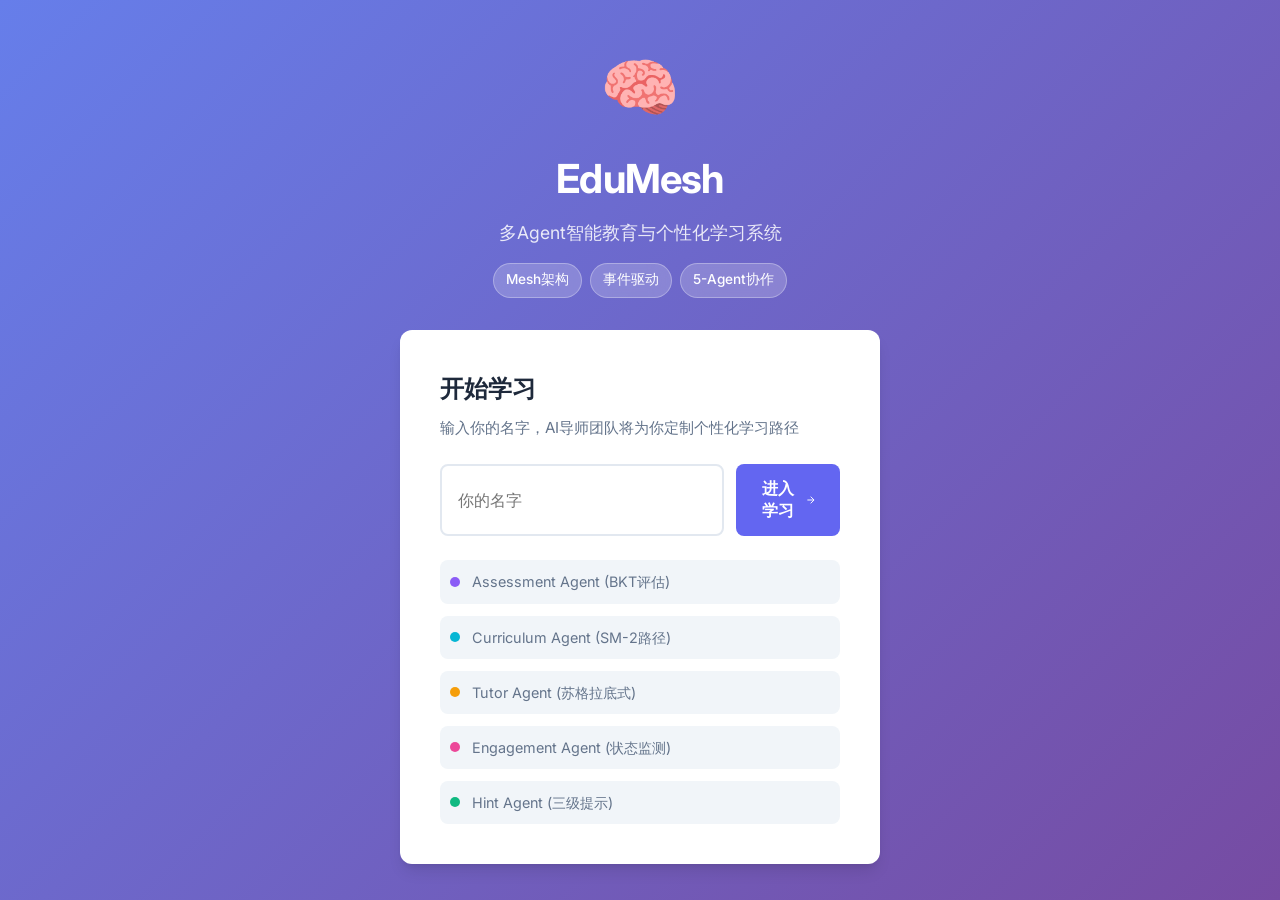
<file: Multi-agent Collaborative Education/edumesh/frontend/index.html>
<!DOCTYPE html>
<html lang="zh-CN">
<head>
    <meta charset="UTF-8">
    <meta name="viewport" content="width=device-width, initial-scale=1.0">
    <title>EduMesh - 多Agent智能教育系统</title>
    <link rel="stylesheet" href="style.css">
    <link href="https://fonts.googleapis.com/css2?family=Inter:wght@300;400;500;600;700&display=swap" rel="stylesheet">
</head>
<body>
    <div id="app">
        <!-- 登录/注册页面 -->
        <div id="auth-page" class="page active">
            <div class="auth-container">
                <div class="logo">
                    <div class="logo-icon">🧠</div>
                    <h1>EduMesh</h1>
                    <p class="subtitle">多Agent智能教育与个性化学习系统</p>
                    <div class="architecture-badge">
                        <span class="badge">Mesh架构</span>
                        <span class="badge">事件驱动</span>
                        <span class="badge">5-Agent协作</span>
                    </div>
                </div>
                <div class="auth-card">
                    <h2>开始学习</h2>
                    <p class="auth-desc">输入你的名字，AI导师团队将为你定制个性化学习路径</p>
                    <div class="input-group">
                        <input type="text" id="student-name" placeholder="你的名字" maxlength="20">
                        <button id="start-btn" class="btn-primary">
                            <span>进入学习</span>
                            <svg width="20" height="20" viewBox="0 0 24 24" fill="none" stroke="currentColor" stroke-width="2">
                                <path d="M5 12h14M12 5l7 7-7 7"/>
                            </svg>
                        </button>
                    </div>
                    <div class="agent-preview">
                        <div class="agent-item">
                            <div class="agent-dot assessment"></div>
                            <span>Assessment Agent (BKT评估)</span>
                        </div>
                        <div class="agent-item">
                            <div class="agent-dot curriculum"></div>
                            <span>Curriculum Agent (SM-2路径)</span>
                        </div>
                        <div class="agent-item">
                            <div class="agent-dot tutor"></div>
                            <span>Tutor Agent (苏格拉底式)</span>
                        </div>
                        <div class="agent-item">
                            <div class="agent-dot engagement"></div>
                            <span>Engagement Agent (状态监测)</span>
                        </div>
                        <div class="agent-item">
                            <div class="agent-dot hint"></div>
                            <span>Hint Agent (三级提示)</span>
                        </div>
                    </div>
                </div>
            </div>
        </div>

        <!-- 主学习页面 -->
        <div id="learning-page" class="page">
            <!-- 顶部导航 -->
            <header class="main-header">
                <div class="header-left">
                    <div class="logo-small">🧠 EduMesh</div>
                    <div class="connection-status">
                        <div class="status-dot" id="ws-status"></div>
                        <span id="ws-text">连接中...</span>
                    </div>
                </div>
                <div class="header-right">
                    <div class="student-info">
                        <div class="avatar" id="student-avatar"></div>
                        <span id="student-name-display"></span>
                    </div>
                    <div class="engagement-meter">
                        <span>参与度</span>
                        <div class="meter-bar">
                            <div class="meter-fill" id="engagement-fill"></div>
                        </div>
                        <span id="engagement-value">100%</span>
                    </div>
                </div>
            </header>

            <div class="main-layout">
                <!-- 左侧：学习区域 -->
                <div class="learning-area">
                    <!-- 题目卡片 -->
                    <div class="question-card" id="question-card">
                        <div class="question-header">
                            <span class="subject-tag" id="subject-tag">数学</span>
                            <span class="difficulty" id="difficulty-tag">难度: 0.5</span>
                        </div>
                        <div class="question-content" id="question-content">
                            加载中...
                        </div>
                        <div class="options-list" id="options-list">
                        </div>
                        <div class="answer-input-area" id="answer-input-area" style="display:none;">
                            <input type="text" id="text-answer" placeholder="输入你的答案...">
                        </div>
                        <div class="question-actions">
                            <button id="submit-btn" class="btn-primary" disabled>提交答案</button>
                            <button id="hint-btn" class="btn-secondary">💡 需要提示</button>
                        </div>
                    </div>

                    <!-- 结果反馈 -->
                    <div class="feedback-area" id="feedback-area" style="display:none;">
                        <div class="feedback-card" id="feedback-card">
                            <div class="feedback-icon" id="feedback-icon"></div>
                            <div class="feedback-content">
                                <h3 id="feedback-title"></h3>
                                <p id="feedback-message"></p>
                                <div class="mastery-update" id="mastery-update"></div>
                            </div>
                        </div>
                        <button id="next-btn" class="btn-primary">下一题 →</button>
                    </div>

                    <!-- 苏格拉底对话区域 -->
                    <div class="tutor-chat" id="tutor-chat">
                        <div class="chat-header">
                            <div class="tutor-avatar">👨‍🏫</div>
                            <div>
                                <h4>AI导师 (Tutor Agent)</h4>
                                <span class="tutor-mode">苏格拉底式教学模式</span>
                            </div>
                        </div>
                        <div class="chat-messages" id="chat-messages">
                            <div class="message system">
                                <div class="message-bubble">
                                    你好！我是你的AI导师。我不会直接给你答案，而是通过提问引导你思考。准备好了吗？
                                </div>
                                <span class="message-time">刚刚</span>
                            </div>
                        </div>
                    </div>
                </div>

                <!-- 右侧：数据面板 -->
                <div class="data-panel">
                    <!-- 掌握度总览 -->
                    <div class="panel-card">
                        <h3>📊 知识点掌握度</h3>
                        <div class="mastery-list" id="mastery-list">
                            <div class="empty-state">开始答题后将显示掌握度数据</div>
                        </div>
                    </div>

                    <!-- SM-2复习计划 -->
                    <div class="panel-card">
                        <h3>🗓️ 复习计划 (SM-2)</h3>
                        <div class="review-plan" id="review-plan">
                            <div class="empty-state">暂无复习计划</div>
                        </div>
                    </div>

                    <!-- 事件流可视化 -->
                    <div class="panel-card events-panel">
                        <h3>⚡ 实时事件流 (Mesh架构)</h3>
                        <div class="events-list" id="events-list">
                        </div>
                    </div>

                    <!-- Agent状态 -->
                    <div class="panel-card">
                        <h3>🤖 Agent状态</h3>
                        <div class="agent-status-list">
                            <div class="agent-status" id="status-assessment">
                                <div class="status-dot assessment"></div>
                                <span>Assessment</span>
                                <span class="status-text">待命</span>
                            </div>
                            <div class="agent-status" id="status-curriculum">
                                <div class="status-dot curriculum"></div>
                                <span>Curriculum</span>
                                <span class="status-text">待命</span>
                            </div>
                            <div class="agent-status" id="status-tutor">
                                <div class="status-dot tutor"></div>
                                <span>Tutor</span>
                                <span class="status-text">待命</span>
                            </div>
                            <div class="agent-status" id="status-engagement">
                                <div class="status-dot engagement"></div>
                                <span>Engagement</span>
                                <span class="status-text">监测中</span>
                            </div>
                            <div class="agent-status" id="status-hint">
                                <div class="status-dot hint"></div>
                                <span>Hint</span>
                                <span class="status-text">待命</span>
                            </div>
                        </div>
                    </div>
                </div>
            </div>
        </div>
    </div>

    <script src="app.js"></script>
</body>
</html>
</file>
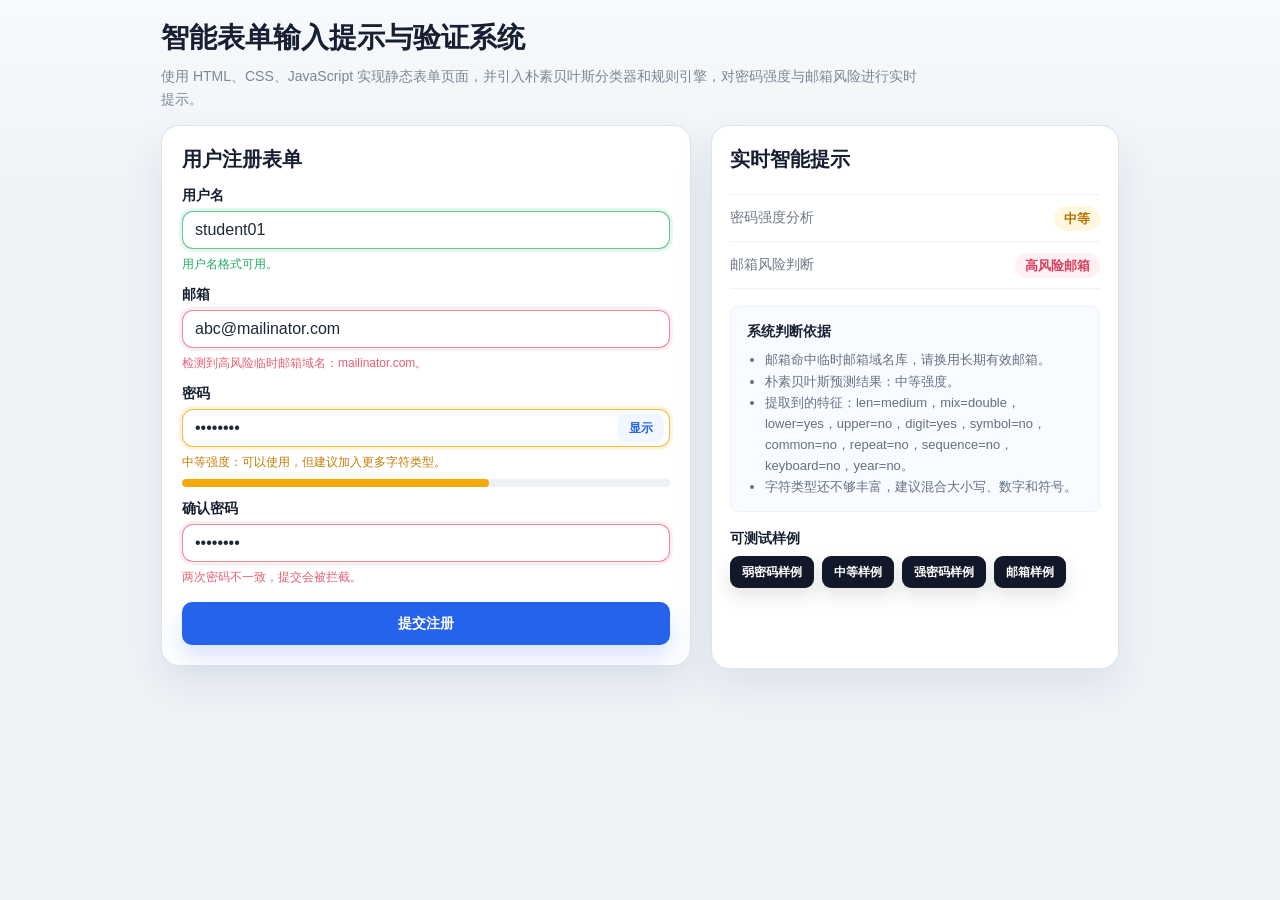
<file: web/Code/FormVerify/index.html>
<!DOCTYPE html>
<html lang="zh-CN">
<head>
  <meta charset="UTF-8">
  <meta name="viewport" content="width=device-width, initial-scale=1.0">
  <title>智能表单输入提示与验证系统</title>
  <link rel="icon" href="data:,">
  <link rel="stylesheet" href="./css/style.css">
</head>
<body>
  <main class="app-shell">
    <header class="page-header" aria-labelledby="page-title">
      <h1 id="page-title">智能表单输入提示与验证系统</h1>
      <p>
        使用 HTML、CSS、JavaScript 实现静态表单页面，并引入朴素贝叶斯分类器和规则引擎，对密码强度与邮箱风险进行实时提示。
      </p>
    </header>

    <div class="workspace-grid">
      <section class="panel form-panel" aria-label="用户注册表单">
        <h2>用户注册表单</h2>

        <form id="registerForm" novalidate>
          <label class="field">
            <span class="field-label">用户名</span>
            <input id="username" name="username" type="text" autocomplete="username" value="student01">
            <small id="usernameHint">请输入至少 2 个字符。</small>
          </label>

          <label class="field">
            <span class="field-label">邮箱</span>
            <input id="email" name="email" type="email" autocomplete="email" value="abc@mailinator.com">
            <small id="emailHint">会自动检查邮箱格式与一次性邮箱域名。</small>
          </label>

          <label class="field">
            <span class="field-label">密码</span>
            <div class="password-row">
              <input id="password" name="password" type="password" autocomplete="new-password" value="kzde5577">
              <button class="ghost-button" id="togglePassword" type="button" aria-label="显示或隐藏密码">显示</button>
            </div>
            <small id="passwordHint">建议至少 8 位，并混合大小写、数字和符号。</small>
            <div class="strength-meter" aria-hidden="true">
              <span id="strengthBar"></span>
            </div>
          </label>

          <label class="field">
            <span class="field-label">确认密码</span>
            <input id="confirmPassword" name="confirmPassword" type="password" autocomplete="new-password" value="kzde5578">
            <small id="confirmHint">请再次输入同一密码。</small>
          </label>

          <button class="submit-button" type="submit">提交注册</button>
          <p class="submit-message" id="submitMessage" role="status" aria-live="polite"></p>
        </form>
      </section>

      <aside class="panel insight-panel" aria-label="实时智能提示">
        <h2>实时智能提示</h2>

        <div class="signal-list" aria-label="验证摘要">
          <div class="signal-row">
            <span>密码强度分析</span>
            <strong class="badge muted" id="passwordBadge">待输入</strong>
          </div>
          <div class="signal-row">
            <span>邮箱风险判断</span>
            <strong class="badge muted" id="emailBadge">待输入</strong>
          </div>
        </div>

        <section class="reason-box" id="adviceBox" aria-labelledby="reason-title">
          <h3 id="reason-title">系统判断依据</h3>
          <ul id="adviceList">
            <li>填写表单后，这里会展示模型和规则引擎给出的建议。</li>
          </ul>
        </section>

        <div class="resource-strip" aria-label="资源加载状态">
          <div class="resource-item">
            <span class="status-dot" id="modelDot"></span>
            <div>
              <strong>密码模型</strong>
              <p id="modelStatus">正在加载模型...</p>
            </div>
          </div>
          <div class="resource-item">
            <span class="status-dot" id="emailDot"></span>
            <div>
              <strong>邮箱规则库</strong>
              <p id="emailStatus">正在加载规则...</p>
            </div>
          </div>
        </div>

        <section class="sample-section" aria-labelledby="sample-title">
          <h3 id="sample-title">可测试样例</h3>
          <div class="case-list">
            <button type="button" data-sample="weak">弱密码样例</button>
            <button type="button" data-sample="medium">中等样例</button>
            <button type="button" data-sample="strong">强密码样例</button>
            <button type="button" data-sample="riskyEmail">邮箱样例</button>
          </div>
        </section>
      </aside>
    </div>
  </main>

  <script src="./js/app.js"></script>
</body>
</html>
</file>
<file: Multi-agent Collaborative Education/edumesh/frontend/style.css>
/* ===== 基础变量 ===== */
:root {
    --primary: #6366f1;
    --primary-dark: #4f46e5;
    --primary-light: #818cf8;
    --secondary: #10b981;
    --danger: #ef4444;
    --warning: #f59e0b;
    --info: #3b82f6;
    --bg: #f8fafc;
    --surface: #ffffff;
    --surface-2: #f1f5f9;
    --text: #1e293b;
    --text-secondary: #64748b;
    --text-light: #94a3b8;
    --border: #e2e8f0;
    --shadow-sm: 0 1px 2px 0 rgb(0 0 0 / 0.05);
    --shadow: 0 4px 6px -1px rgb(0 0 0 / 0.1), 0 2px 4px -2px rgb(0 0 0 / 0.1);
    --shadow-lg: 0 10px 15px -3px rgb(0 0 0 / 0.1), 0 4px 6px -4px rgb(0 0 0 / 0.1);
    --radius: 12px;
    --radius-sm: 8px;
    --transition: all 0.3s cubic-bezier(0.4, 0, 0.2, 1);
}

* {
    margin: 0;
    padding: 0;
    box-sizing: border-box;
}

body {
    font-family: 'Inter', -apple-system, BlinkMacSystemFont, 'Segoe UI', Roboto, sans-serif;
    background: var(--bg);
    color: var(--text);
    line-height: 1.6;
    min-height: 100vh;
}

/* ===== 页面切换 ===== */
.page {
    display: none;
    min-height: 100vh;
}

.page.active {
    display: block;
}

/* ===== 登录页 ===== */
.auth-container {
    display: flex;
    flex-direction: column;
    align-items: center;
    justify-content: center;
    min-height: 100vh;
    padding: 2rem;
    background: linear-gradient(135deg, #667eea 0%, #764ba2 100%);
}

.logo {
    text-align: center;
    margin-bottom: 2rem;
    animation: fadeInDown 0.8s ease;
}

.logo-icon {
    font-size: 4rem;
    margin-bottom: 0.5rem;
    animation: float 3s ease-in-out infinite;
}

.logo h1 {
    font-size: 2.5rem;
    font-weight: 700;
    color: white;
    letter-spacing: -0.02em;
}

.subtitle {
    color: rgba(255,255,255,0.85);
    font-size: 1.1rem;
    margin-top: 0.5rem;
}

.architecture-badge {
    display: flex;
    gap: 0.5rem;
    justify-content: center;
    margin-top: 1rem;
    flex-wrap: wrap;
}

.badge {
    background: rgba(255,255,255,0.2);
    backdrop-filter: blur(10px);
    color: white;
    padding: 0.35rem 0.75rem;
    border-radius: 20px;
    font-size: 0.85rem;
    font-weight: 500;
    border: 1px solid rgba(255,255,255,0.3);
}

.auth-card {
    background: var(--surface);
    border-radius: var(--radius);
    padding: 2.5rem;
    width: 100%;
    max-width: 480px;
    box-shadow: var(--shadow-lg);
    animation: fadeInUp 0.8s ease 0.2s both;
}

.auth-card h2 {
    font-size: 1.5rem;
    margin-bottom: 0.5rem;
}

.auth-desc {
    color: var(--text-secondary);
    margin-bottom: 1.5rem;
    font-size: 0.95rem;
}

.input-group {
    display: flex;
    gap: 0.75rem;
    margin-bottom: 1.5rem;
}

.input-group input {
    flex: 1;
    padding: 0.875rem 1rem;
    border: 2px solid var(--border);
    border-radius: var(--radius-sm);
    font-size: 1rem;
    transition: var(--transition);
    font-family: inherit;
}

.input-group input:focus {
    outline: none;
    border-color: var(--primary);
    box-shadow: 0 0 0 3px rgba(99, 102, 241, 0.1);
}

/* ===== 按钮 ===== */
.btn-primary {
    display: inline-flex;
    align-items: center;
    gap: 0.5rem;
    background: var(--primary);
    color: white;
    border: none;
    padding: 0.875rem 1.5rem;
    border-radius: var(--radius-sm);
    font-size: 1rem;
    font-weight: 600;
    cursor: pointer;
    transition: var(--transition);
    font-family: inherit;
}

.btn-primary:hover {
    background: var(--primary-dark);
    transform: translateY(-1px);
    box-shadow: var(--shadow);
}

.btn-primary:disabled {
    opacity: 0.5;
    cursor: not-allowed;
    transform: none;
}

.btn-secondary {
    display: inline-flex;
    align-items: center;
    gap: 0.5rem;
    background: var(--surface-2);
    color: var(--text);
    border: 2px solid var(--border);
    padding: 0.875rem 1.5rem;
    border-radius: var(--radius-sm);
    font-size: 1rem;
    font-weight: 500;
    cursor: pointer;
    transition: var(--transition);
    font-family: inherit;
}

.btn-secondary:hover {
    background: var(--border);
}

/* ===== Agent预览 ===== */
.agent-preview {
    display: flex;
    flex-direction: column;
    gap: 0.75rem;
}

.agent-item {
    display: flex;
    align-items: center;
    gap: 0.75rem;
    padding: 0.625rem;
    border-radius: var(--radius-sm);
    background: var(--surface-2);
    font-size: 0.9rem;
    color: var(--text-secondary);
}

.agent-dot {
    width: 10px;
    height: 10px;
    border-radius: 50%;
    flex-shrink: 0;
}

.agent-dot.assessment { background: #8b5cf6; }
.agent-dot.curriculum { background: #06b6d4; }
.agent-dot.tutor { background: #f59e0b; }
.agent-dot.engagement { background: #ec4899; }
.agent-dot.hint { background: #10b981; }

/* ===== 主学习页布局 ===== */
.main-header {
    position: sticky;
    top: 0;
    z-index: 100;
    background: rgba(255,255,255,0.9);
    backdrop-filter: blur(10px);
    border-bottom: 1px solid var(--border);
    padding: 0.75rem 1.5rem;
    display: flex;
    justify-content: space-between;
    align-items: center;
}

.header-left, .header-right {
    display: flex;
    align-items: center;
    gap: 1rem;
}

.logo-small {
    font-weight: 700;
    font-size: 1.25rem;
    color: var(--primary);
}

.connection-status {
    display: flex;
    align-items: center;
    gap: 0.5rem;
    font-size: 0.85rem;
    color: var(--text-secondary);
}

.status-dot {
    width: 8px;
    height: 8px;
    border-radius: 50%;
    background: var(--text-light);
    transition: var(--transition);
}

.status-dot.connected {
    background: var(--secondary);
    box-shadow: 0 0 0 3px rgba(16, 185, 129, 0.2);
}

.student-info {
    display: flex;
    align-items: center;
    gap: 0.5rem;
}

.avatar {
    width: 36px;
    height: 36px;
    border-radius: 50%;
    background: linear-gradient(135deg, var(--primary), var(--primary-light));
    display: flex;
    align-items: center;
    justify-content: center;
    color: white;
    font-weight: 600;
    font-size: 0.9rem;
}

.engagement-meter {
    display: flex;
    align-items: center;
    gap: 0.5rem;
    font-size: 0.85rem;
}

.meter-bar {
    width: 80px;
    height: 6px;
    background: var(--border);
    border-radius: 3px;
    overflow: hidden;
}

.meter-fill {
    height: 100%;
    background: linear-gradient(90deg, var(--danger), var(--warning), var(--secondary));
    border-radius: 3px;
    transition: width 0.5s ease;
    width: 100%;
}

/* ===== 主布局 ===== */
.main-layout {
    display: grid;
    grid-template-columns: 1fr 380px;
    gap: 1.5rem;
    padding: 1.5rem;
    max-width: 1400px;
    margin: 0 auto;
}

@media (max-width: 1024px) {
    .main-layout {
        grid-template-columns: 1fr;
    }
}

/* ===== 学习区域 ===== */
.learning-area {
    display: flex;
    flex-direction: column;
    gap: 1.5rem;
}

/* ===== 题目卡片 ===== */
.question-card {
    background: var(--surface);
    border-radius: var(--radius);
    padding: 2rem;
    box-shadow: var(--shadow);
    border: 1px solid var(--border);
    animation: fadeIn 0.5s ease;
}

.question-header {
    display: flex;
    justify-content: space-between;
    align-items: center;
    margin-bottom: 1.5rem;
}

.subject-tag {
    background: linear-gradient(135deg, var(--primary), var(--primary-light));
    color: white;
    padding: 0.35rem 0.875rem;
    border-radius: 20px;
    font-size: 0.85rem;
    font-weight: 600;
}

.difficulty {
    color: var(--text-secondary);
    font-size: 0.85rem;
}

.question-content {
    font-size: 1.25rem;
    font-weight: 500;
    line-height: 1.7;
    margin-bottom: 1.5rem;
    color: var(--text);
    white-space: pre-wrap;
}

.options-list {
    display: flex;
    flex-direction: column;
    gap: 0.75rem;
    margin-bottom: 1.5rem;
}

.option-item {
    display: flex;
    align-items: center;
    gap: 1rem;
    padding: 1rem 1.25rem;
    border: 2px solid var(--border);
    border-radius: var(--radius-sm);
    cursor: pointer;
    transition: var(--transition);
    background: var(--surface);
}

.option-item:hover {
    border-color: var(--primary-light);
    background: rgba(99, 102, 241, 0.03);
}

.option-item.selected {
    border-color: var(--primary);
    background: rgba(99, 102, 241, 0.08);
}

.option-item.correct {
    border-color: var(--secondary);
    background: rgba(16, 185, 129, 0.08);
}

.option-item.wrong {
    border-color: var(--danger);
    background: rgba(239, 68, 68, 0.08);
}

.option-label {
    width: 32px;
    height: 32px;
    border-radius: 50%;
    background: var(--surface-2);
    display: flex;
    align-items: center;
    justify-content: center;
    font-weight: 600;
    font-size: 0.9rem;
    flex-shrink: 0;
    color: var(--text-secondary);
}

.option-item.selected .option-label {
    background: var(--primary);
    color: white;
}

.option-item.correct .option-label {
    background: var(--secondary);
    color: white;
}

.option-item.wrong .option-label {
    background: var(--danger);
    color: white;
}

.option-text {
    font-size: 1rem;
}

.answer-input-area input {
    width: 100%;
    padding: 1rem;
    border: 2px solid var(--border);
    border-radius: var(--radius-sm);
    font-size: 1rem;
    font-family: inherit;
    transition: var(--transition);
}

.answer-input-area input:focus {
    outline: none;
    border-color: var(--primary);
}

.question-actions {
    display: flex;
    gap: 0.75rem;
}

/* ===== 反馈区域 ===== */
.feedback-area {
    animation: slideInUp 0.5s ease;
}

.feedback-card {
    background: var(--surface);
    border-radius: var(--radius);
    padding: 1.5rem;
    box-shadow: var(--shadow);
    border: 1px solid var(--border);
    display: flex;
    gap: 1rem;
    margin-bottom: 1rem;
}

.feedback-icon {
    font-size: 2.5rem;
    flex-shrink: 0;
}

.feedback-content h3 {
    font-size: 1.1rem;
    margin-bottom: 0.5rem;
}

.feedback-content p {
    color: var(--text-secondary);
    font-size: 0.95rem;
    margin-bottom: 0.75rem;
}

.mastery-update {
    display: inline-flex;
    align-items: center;
    gap: 0.5rem;
    padding: 0.5rem 0.875rem;
    background: var(--surface-2);
    border-radius: var(--radius-sm);
    font-size: 0.85rem;
    color: var(--text-secondary);
}

.mastery-update .arrow {
    color: var(--primary);
    font-weight: 700;
}

/* ===== 导师对话 ===== */
.tutor-chat {
    background: var(--surface);
    border-radius: var(--radius);
    box-shadow: var(--shadow);
    border: 1px solid var(--border);
    overflow: hidden;
}

.chat-header {
    display: flex;
    align-items: center;
    gap: 0.875rem;
    padding: 1rem 1.5rem;
    background: linear-gradient(135deg, #fef3c7, #fde68a);
    border-bottom: 1px solid var(--border);
}

.tutor-avatar {
    font-size: 1.75rem;
}

.chat-header h4 {
    font-size: 1rem;
    margin-bottom: 0.15rem;
}

.tutor-mode {
    font-size: 0.8rem;
    color: var(--text-secondary);
}

.chat-messages {
    padding: 1.5rem;
    max-height: 400px;
    overflow-y: auto;
    display: flex;
    flex-direction: column;
    gap: 1rem;
}

.message {
    display: flex;
    flex-direction: column;
    gap: 0.35rem;
    animation: fadeIn 0.4s ease;
}

.message.system {
    align-items: flex-start;
}

.message.user {
    align-items: flex-end;
}

.message-bubble {
    max-width: 85%;
    padding: 0.875rem 1.25rem;
    border-radius: 16px;
    font-size: 0.95rem;
    line-height: 1.6;
    word-wrap: break-word;
}

.message.system .message-bubble {
    background: var(--surface-2);
    border-bottom-left-radius: 4px;
    color: var(--text);
}

.message.user .message-bubble {
    background: var(--primary);
    color: white;
    border-bottom-right-radius: 4px;
}

.message-time {
    font-size: 0.75rem;
    color: var(--text-light);
}

/* ===== 数据面板 ===== */
.data-panel {
    display: flex;
    flex-direction: column;
    gap: 1rem;
}

.panel-card {
    background: var(--surface);
    border-radius: var(--radius);
    padding: 1.25rem;
    box-shadow: var(--shadow-sm);
    border: 1px solid var(--border);
}

.panel-card h3 {
    font-size: 0.95rem;
    font-weight: 600;
    margin-bottom: 1rem;
    color: var(--text);
    display: flex;
    align-items: center;
    gap: 0.5rem;
}

.empty-state {
    text-align: center;
    padding: 1.5rem;
    color: var(--text-light);
    font-size: 0.9rem;
}

/* ===== 掌握度列表 ===== */
.mastery-list {
    display: flex;
    flex-direction: column;
    gap: 0.75rem;
    max-height: 300px;
    overflow-y: auto;
}

.mastery-item {
    display: flex;
    flex-direction: column;
    gap: 0.5rem;
    padding: 0.75rem;
    background: var(--surface-2);
    border-radius: var(--radius-sm);
}

.mastery-info {
    display: flex;
    justify-content: space-between;
    align-items: center;
}

.mastery-name {
    font-size: 0.9rem;
    font-weight: 500;
}

.mastery-subject {
    font-size: 0.75rem;
    color: var(--text-light);
    background: var(--surface);
    padding: 0.15rem 0.5rem;
    border-radius: 4px;
}

.mastery-bar-container {
    display: flex;
    align-items: center;
    gap: 0.75rem;
}

.mastery-bar {
    flex: 1;
    height: 8px;
    background: var(--border);
    border-radius: 4px;
    overflow: hidden;
}

.mastery-bar-fill {
    height: 100%;
    border-radius: 4px;
    transition: width 0.6s ease;
}

.mastery-value {
    font-size: 0.85rem;
    font-weight: 600;
    min-width: 40px;
    text-align: right;
}

/* ===== 复习计划 ===== */
.review-plan {
    display: flex;
    flex-direction: column;
    gap: 0.5rem;
    max-height: 200px;
    overflow-y: auto;
}

.review-item {
    display: flex;
    justify-content: space-between;
    align-items: center;
    padding: 0.625rem 0.875rem;
    background: var(--surface-2);
    border-radius: var(--radius-sm);
    font-size: 0.85rem;
}

.review-item .review-name {
    font-weight: 500;
}

.review-item .review-date {
    color: var(--text-secondary);
    font-size: 0.8rem;
}

/* ===== 事件流 ===== */
.events-panel {
    max-height: 400px;
    display: flex;
    flex-direction: column;
}

.events-list {
    display: flex;
    flex-direction: column;
    gap: 0.5rem;
    overflow-y: auto;
    max-height: 320px;
    font-size: 0.8rem;
}

.event-item {
    display: flex;
    align-items: flex-start;
    gap: 0.625rem;
    padding: 0.625rem;
    background: var(--surface-2);
    border-radius: var(--radius-sm);
    border-left: 3px solid var(--primary);
    animation: slideInLeft 0.3s ease;
}

.event-item.assessment { border-left-color: #8b5cf6; }
.event-item.curriculum { border-left-color: #06b6d4; }
.event-item.tutor { border-left-color: #f59e0b; }
.event-item.engagement { border-left-color: #ec4899; }
.event-item.hint { border-left-color: #10b981; }

.event-time {
    font-size: 0.7rem;
    color: var(--text-light);
    white-space: nowrap;
    min-width: 50px;
}

.event-content {
    flex: 1;
    min-width: 0;
}

.event-type {
    font-weight: 600;
    font-size: 0.8rem;
    margin-bottom: 0.15rem;
}

.event-source {
    font-size: 0.75rem;
    color: var(--text-light);
}

.event-payload {
    font-size: 0.75rem;
    color: var(--text-secondary);
    margin-top: 0.25rem;
    word-break: break-all;
}

/* ===== Agent状态 ===== */
.agent-status-list {
    display: flex;
    flex-direction: column;
    gap: 0.625rem;
}

.agent-status {
    display: flex;
    align-items: center;
    gap: 0.625rem;
    padding: 0.5rem;
    font-size: 0.85rem;
    border-radius: var(--radius-sm);
    transition: var(--transition);
}

.agent-status.active {
    background: rgba(99, 102, 241, 0.05);
}

.agent-status .status-text {
    margin-left: auto;
    font-size: 0.75rem;
    color: var(--text-light);
}

.agent-status.active .status-text {
    color: var(--primary);
    font-weight: 600;
}

/* ===== 动画 ===== */
@keyframes fadeIn {
    from { opacity: 0; transform: translateY(10px); }
    to { opacity: 1; transform: translateY(0); }
}

@keyframes fadeInDown {
    from { opacity: 0; transform: translateY(-20px); }
    to { opacity: 1; transform: translateY(0); }
}

@keyframes fadeInUp {
    from { opacity: 0; transform: translateY(20px); }
    to { opacity: 1; transform: translateY(0); }
}

@keyframes slideInUp {
    from { opacity: 0; transform: translateY(30px); }
    to { opacity: 1; transform: translateY(0); }
}

@keyframes slideInLeft {
    from { opacity: 0; transform: translateX(-10px); }
    to { opacity: 1; transform: translateX(0); }
}

@keyframes float {
    0%, 100% { transform: translateY(0); }
    50% { transform: translateY(-10px); }
}

@keyframes pulse {
    0%, 100% { opacity: 1; }
    50% { opacity: 0.5; }
}

/* ===== 滚动条 ===== */
::-webkit-scrollbar {
    width: 6px;
}

::-webkit-scrollbar-track {
    background: transparent;
}

::-webkit-scrollbar-thumb {
    background: var(--border);
    border-radius: 3px;
}

::-webkit-scrollbar-thumb:hover {
    background: var(--text-light);
}
</file>
<file: web/Code/FormVerify/css/style.css>
:root {
  --page: #eef3f8;
  --page-soft: #f7faff;
  --panel: #ffffff;
  --ink: #1d2939;
  --heading: #172033;
  --muted: #7a8797;
  --line: #e5ecf3;
  --line-strong: #ccd8e5;
  --blue: #2563eb;
  --blue-dark: #1d4ed8;
  --green: #24a865;
  --green-soft: #eaf8f0;
  --red: #e65f76;
  --red-soft: #fff0f3;
  --amber: #f5a907;
  --amber-soft: #fff8df;
  --shadow: 0 18px 42px rgba(31, 43, 60, 0.08);
}

* {
  box-sizing: border-box;
}

html {
  background: var(--page);
}

body {
  min-height: 100vh;
  margin: 0;
  color: var(--ink);
  font-family: "Microsoft YaHei", "PingFang SC", "Hiragino Sans GB", Arial, sans-serif;
  background:
    linear-gradient(180deg, rgba(255, 255, 255, 0.58), rgba(255, 255, 255, 0) 210px),
    var(--page);
}

button,
input {
  font: inherit;
}

button {
  cursor: pointer;
}

.app-shell {
  width: min(958px, calc(100% - 42px));
  margin: 0 auto;
  padding: 20px 0;
}

.page-header {
  margin-bottom: 14px;
}

.page-header h1 {
  margin: 0;
  color: var(--heading);
  font-size: 28px;
  line-height: 1.25;
  font-weight: 900;
  letter-spacing: 0;
}

.page-header p {
  max-width: 760px;
  margin: 10px 0 0;
  color: var(--muted);
  font-size: 14px;
  line-height: 1.65;
}

.workspace-grid {
  display: grid;
  grid-template-columns: minmax(430px, 1.13fr) minmax(340px, 0.87fr);
  gap: 20px;
  align-items: start;
}

.panel {
  min-width: 0;
  border: 1px solid rgba(218, 227, 237, 0.92);
  border-radius: 18px;
  background: var(--panel);
  box-shadow: var(--shadow);
}

.form-panel {
  padding: 20px;
}

.insight-panel {
  min-height: 544px;
  padding: 20px 18px 18px;
}

h2,
h3,
p {
  margin-top: 0;
}

h2 {
  margin-bottom: 14px;
  color: var(--heading);
  font-size: 20px;
  line-height: 1.35;
  font-weight: 900;
  letter-spacing: 0;
}

h3 {
  margin-bottom: 8px;
  color: var(--heading);
  font-size: 14px;
  line-height: 1.45;
  font-weight: 900;
  letter-spacing: 0;
}

form {
  display: grid;
  gap: 13px;
}

.field {
  display: grid;
  gap: 6px;
}

.field-label {
  color: var(--heading);
  font-size: 14px;
  font-weight: 800;
}

input {
  width: 100%;
  height: 38px;
  border: 1.5px solid var(--line-strong);
  border-radius: 11px;
  outline: none;
  padding: 0 12px;
  color: var(--ink);
  background: #ffffff;
  box-shadow: inset 0 1px 2px rgba(16, 24, 40, 0.03);
  transition: border-color 0.18s ease, box-shadow 0.18s ease, background 0.18s ease;
}

input:focus {
  border-color: rgba(37, 99, 235, 0.7);
  box-shadow: 0 0 0 3px rgba(37, 99, 235, 0.11);
}

input.valid {
  border-color: rgba(36, 168, 101, 0.7);
  background: #ffffff;
  box-shadow: 0 0 0 3px rgba(36, 168, 101, 0.11);
}

input.warning {
  border-color: rgba(245, 169, 7, 0.76);
  background: #ffffff;
  box-shadow: 0 0 0 3px rgba(245, 169, 7, 0.12);
}

input.invalid {
  border-color: rgba(230, 95, 118, 0.72);
  background: #ffffff;
  box-shadow: 0 0 0 3px rgba(230, 95, 118, 0.1);
}

small {
  min-height: 16px;
  color: var(--muted);
  font-size: 12px;
  line-height: 1.5;
}

small.success {
  color: var(--green);
}

small.warning {
  color: #c27c00;
}

small.error {
  color: var(--red);
}

.password-row {
  position: relative;
}

.password-row input {
  padding-right: 62px;
}

.ghost-button {
  position: absolute;
  top: 5px;
  right: 6px;
  height: 28px;
  min-width: 46px;
  border: 1px solid transparent;
  border-radius: 8px;
  color: var(--blue);
  background: #f1f6ff;
  font-size: 12px;
  font-weight: 800;
  transition: background 0.18s ease, border-color 0.18s ease, color 0.18s ease;
}

.ghost-button:hover {
  border-color: rgba(37, 99, 235, 0.22);
  color: var(--blue-dark);
  background: #e7efff;
}

.strength-meter {
  height: 8px;
  margin-top: 2px;
  border-radius: 999px;
  background: #edf1f5;
  overflow: hidden;
}

.strength-meter span {
  display: block;
  width: 0;
  height: 100%;
  border-radius: inherit;
  background: var(--red);
  transition: width 0.22s ease, background 0.22s ease;
}

.strength-meter span.weak {
  width: 27%;
  background: var(--red);
}

.strength-meter span.medium {
  width: 63%;
  background: var(--amber);
}

.strength-meter span.strong {
  width: 100%;
  background: var(--green);
}

.submit-button {
  width: 100%;
  min-height: 43px;
  margin-top: 3px;
  border: 0;
  border-radius: 10px;
  color: #ffffff;
  background: var(--blue);
  font-size: 14px;
  font-weight: 900;
  box-shadow: 0 12px 22px rgba(37, 99, 235, 0.18);
  transition: background 0.18s ease, box-shadow 0.18s ease, transform 0.18s ease;
}

.submit-button:hover {
  background: var(--blue-dark);
  box-shadow: 0 16px 26px rgba(37, 99, 235, 0.22);
  transform: translateY(-1px);
}

.submit-message {
  min-height: 19px;
  margin: -4px 0 0;
  font-size: 13px;
  font-weight: 800;
}

.submit-message:empty {
  display: none;
}

.submit-message.success {
  color: var(--green);
}

.submit-message.error {
  color: var(--red);
}

.signal-list {
  margin: 21px 0 17px;
  border-top: 1px solid #edf1f6;
}

.signal-row {
  display: flex;
  min-height: 47px;
  align-items: center;
  justify-content: space-between;
  gap: 16px;
  border-bottom: 1px solid #edf1f6;
  color: #6d7988;
  font-size: 14px;
}

.badge {
  flex: 0 0 auto;
  max-width: 160px;
  border-radius: 999px;
  padding: 6px 10px;
  font-size: 13px;
  line-height: 1;
  font-weight: 900;
  text-align: center;
  white-space: nowrap;
}

.badge.muted {
  color: #667085;
  background: #f2f4f7;
}

.badge.success {
  color: #16824d;
  background: var(--green-soft);
}

.badge.warning {
  color: #b57400;
  background: var(--amber-soft);
}

.badge.danger {
  color: #d83f5d;
  background: var(--red-soft);
}

.reason-box {
  margin-top: 6px;
  padding: 14px 16px;
  border: 1px solid #eef2f7;
  border-radius: 8px;
  background: #f8fbff;
}

.reason-box ul {
  margin: 0;
  padding-left: 18px;
  color: #647084;
  font-size: 13px;
  line-height: 1.62;
}

.resource-strip {
  display: none;
}

.status-dot {
  width: 9px;
  height: 9px;
  border-radius: 999px;
  background: var(--amber);
}

.status-dot.ready {
  background: var(--green);
}

.status-dot.error {
  background: var(--red);
}

.sample-section {
  margin-top: 16px;
}

.case-list {
  display: flex;
  flex-wrap: wrap;
  gap: 8px;
}

.case-list button {
  min-height: 32px;
  border: 0;
  border-radius: 9px;
  padding: 0 12px;
  color: #ffffff;
  background: #111827;
  font-size: 12px;
  font-weight: 900;
  box-shadow: 0 8px 18px rgba(17, 24, 39, 0.12);
  transition: background 0.18s ease, transform 0.18s ease, box-shadow 0.18s ease;
}

.case-list button:hover {
  background: #263143;
  box-shadow: 0 12px 22px rgba(17, 24, 39, 0.16);
  transform: translateY(-1px);
}

@media (max-width: 900px) {
  .workspace-grid {
    grid-template-columns: 1fr;
  }
}

@media (max-width: 560px) {
  .app-shell {
    width: min(100% - 22px, 958px);
    padding: 18px 0 26px;
  }

  .page-header h1 {
    font-size: 24px;
  }

  .page-header p {
    font-size: 13px;
  }

  .form-panel,
  .insight-panel {
    min-height: 0;
    padding: 18px;
  }

  .signal-row {
    align-items: flex-start;
    flex-direction: column;
    gap: 8px;
    padding: 12px 0;
  }

  .badge {
    max-width: 100%;
  }

  .case-list button {
    flex: 1 1 calc(50% - 8px);
  }
}
</file>
